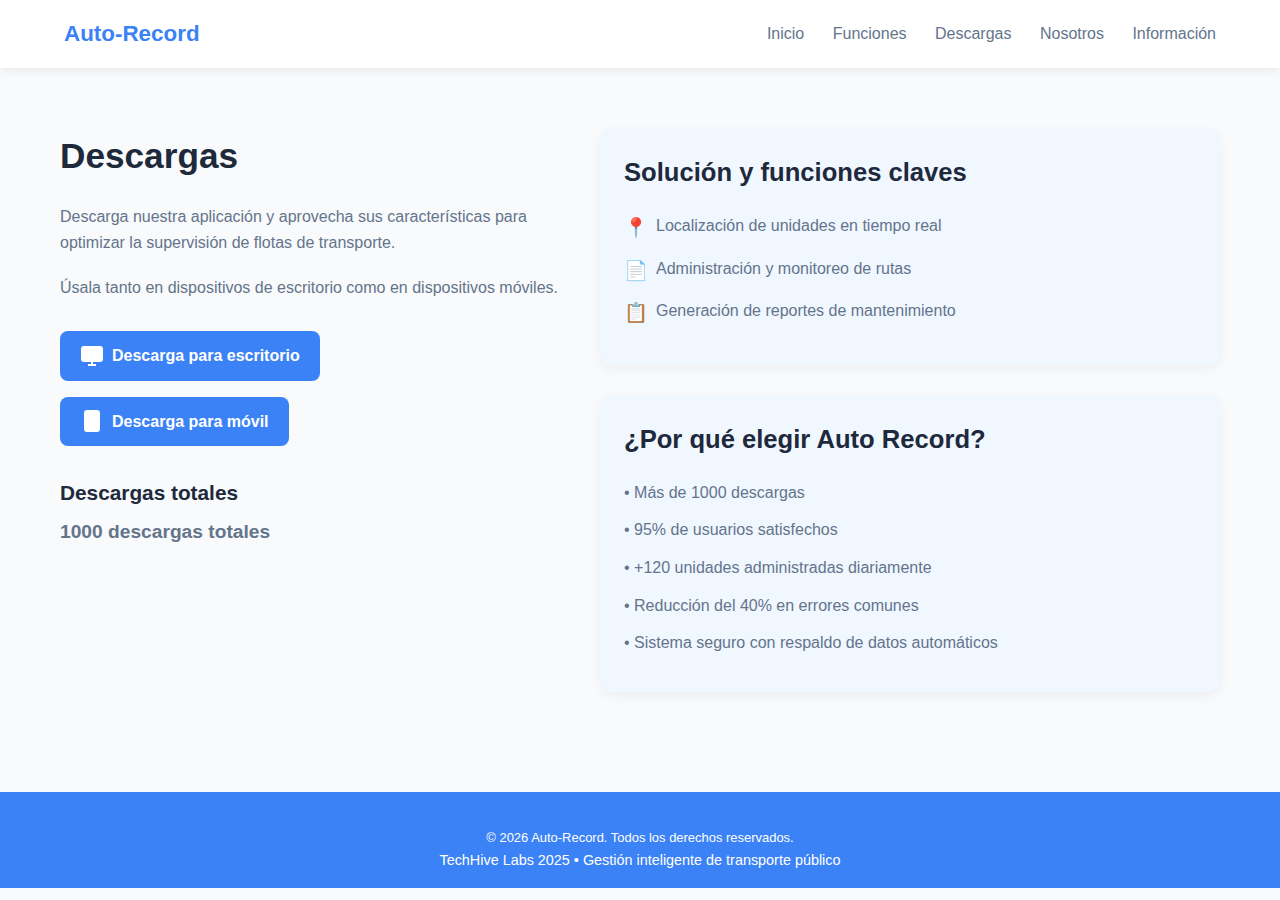
<file: Descargas.html>
<!DOCTYPE html>
<html lang="es">
<head>
    <meta charset="UTF-8">
    <title>Auto-Record - Descargas</title>
    <link rel="icon" type="image/x-icon" href="Favicons/google.ico">
    <link rel="stylesheet" href="styles3.css">
</head>
<body>

<!-- Menú superior -->
<header>
    <div class="logo">Auto-Record</div>
    <nav>
        <a href="index.html">Inicio</a>
        <a href="Funciones.html">Funciones</a>
        <a>Descargas</a>
        <a href="Nosotros.html">Nosotros</a>
        <a href="informacion.html">Información</a>
    </nav>
</header>

<main>
    <section class="download-section">
        <div class="content-left">
            <h1>Descargas</h1>
            <p>Descarga nuestra aplicación y aprovecha sus características para optimizar la supervisión de flotas de transporte.</p>
            <p>Úsala tanto en dispositivos de escritorio como en dispositivos móviles.</p>

            <div class="download-buttons">
                <a href="#" class="btn-download desktop">
                    <svg width="24" height="24" viewBox="0 0 24 24" fill="none" stroke="white" stroke-width="2">
                        <rect x="2" y="3" width="20" height="14" rx="2" ry="2"></rect>
                        <path d="M8 21h8"></path>
                        <path d="M12 17v4"></path>
                    </svg>
                    Descarga para escritorio
                </a>
                <a href="#" class="btn-download mobile">
                    <svg width="24" height="24" viewBox="0 0 24 24" fill="none" stroke="white" stroke-width="2">
                        <rect x="5" y="2" width="14" height="20" rx="2" ry="2"></rect>
                        <line x1="12" y1="18" x2="12" y2="18"></line>
                    </svg>
                    Descarga para móvil
                </a>
            </div>

            <div class="downloads-total">
                <h3>Descargas totales</h3>
                <p>1000 descargas totales</p>
            </div>
        </div>

        <div class="content-right">
            <div class="box">
                <h2>Solución y funciones claves</h2>
                <ul>
                    <li><span>📍</span> Localización de unidades en tiempo real</li>
                    <li><span>📄</span> Administración y monitoreo de rutas</li>
                    <li><span>📋</span> Generación de reportes de mantenimiento</li>
                </ul>
            </div>

            <div class="box">
                <h2>¿Por qué elegir Auto Record?</h2>
                <ul>
                    <li>• Más de 1000 descargas</li>
                    <li>• 95% de usuarios satisfechos</li>
                    <li>• +120 unidades administradas diariamente</li>
                    <li>• Reducción del 40% en errores comunes</li>
                    <li>• Sistema seguro con respaldo de datos automáticos</li>
                </ul>
            </div>
        </div>
    </section>
</main>

<footer>
    TechHive Labs 2025 • Gestión inteligente de transporte público
</footer>
    <!-- Al final, antes de </body> -->
    <script src="script2.js"></script>
</body>
</html>
</file>
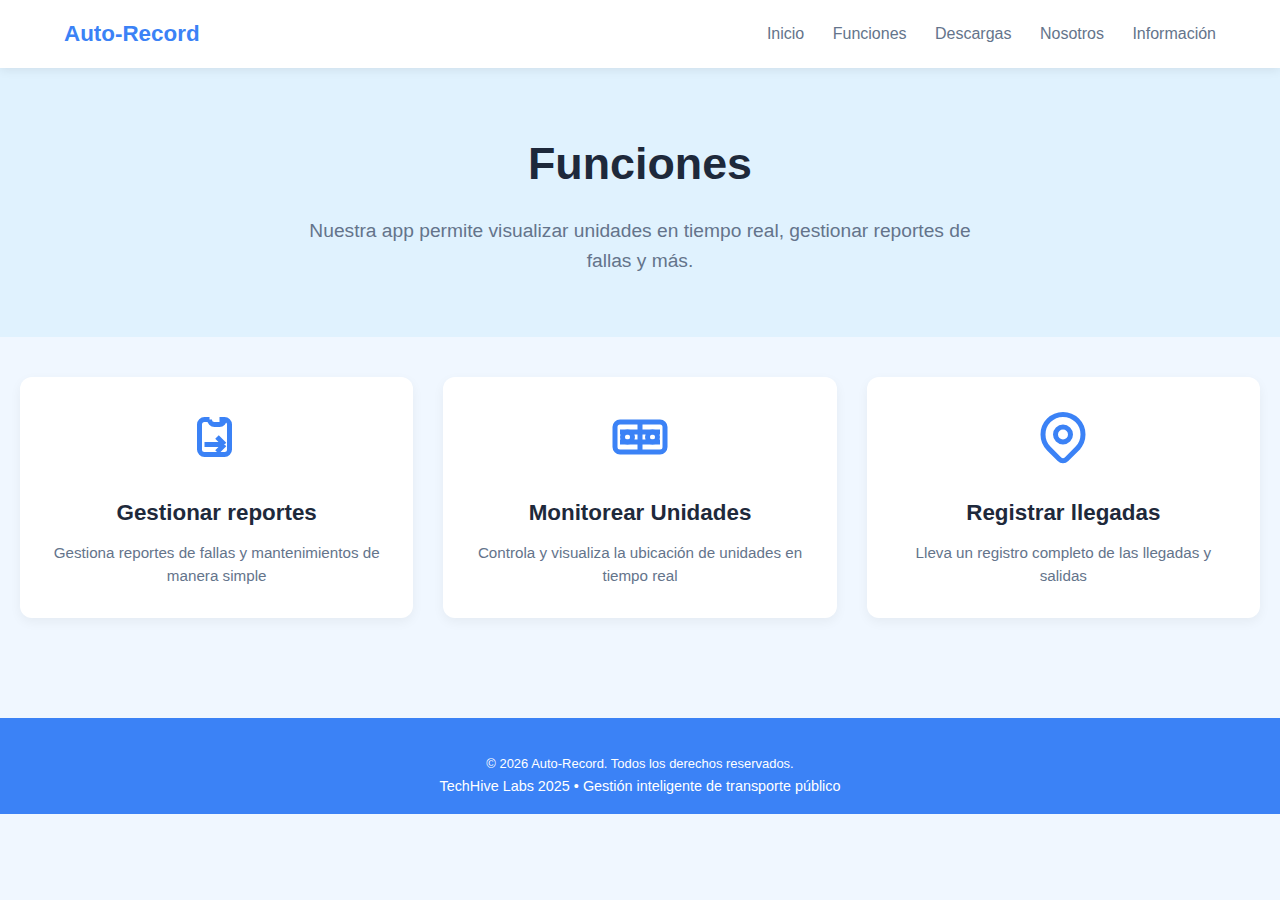
<file: Funciones.html>
<!DOCTYPE html>
<html lang="es">
<head>
    <meta charset="UTF-8">
    <title>Auto-Record - Funciones</title>
    <link rel="icon" type="image/x-icon" href="Favicons/google.ico">
    <link rel="stylesheet" href="styles4.css">
</head>
<body>

<!-- Menú superior -->
<header>
    <div class="logo">Auto-Record</div>
    <nav>
        <a href="index.html">Inicio</a>
        <a>Funciones</a>
        <a href="Descargas.html">Descargas</a>
        <a href="Nosotros.html">Nosotros</a>
        <a href="informacion.html">Información</a>
    </nav>
</header>

<main>
    <section class="hero">
        <h1>Funciones</h1>
        <p>Nuestra app permite visualizar unidades en tiempo real, gestionar reportes de fallas y más.</p>
    </section>

    <section class="features">
        <div class="feature-card">
            <div class="icon">
                <!-- Icono de reporte (simulado con SVG) -->
                <svg width="60" height="60" viewBox="0 0 24 24" fill="none" stroke="#3b82f6" stroke-width="2">
                    <path d="M9 5H7a2 2 0 00-2 2v10a2 2 0 002 2h8a2 2 0 002-2V7a2 2 0 00-2-2h-2M9 5a2 2 0 002 2h2a2 2 0 002-2M9 5a2 2 0 002 2h2a2 2 0 002-2m-3 7l3 3m0 0l-3 3m3-3H7"></path>
                </svg>
            </div>
            <h2>Gestionar reportes</h2>
            <p>Gestiona reportes de fallas y mantenimientos de manera simple</p>
        </div>

        <div class="feature-card">
            <div class="icon">
                <!-- Icono de autobús -->
                <svg width="60" height="60" viewBox="0 0 24 24" fill="none" stroke="#3b82f6" stroke-width="2">
                    <rect x="2" y="6" width="20" height="12" rx="2" ry="2"></rect>
                    <circle cx="7" cy="12" r="2"></circle>
                    <circle cx="17" cy="12" r="2"></circle>
                    <line x1="12" y1="6" x2="12" y2="18"></line>
                    <line x1="4" y1="10" x2="20" y2="10"></line>
                    <line x1="4" y1="14" x2="20" y2="14"></line>
                </svg>
            </div>
            <h2>Monitorear Unidades</h2>
            <p>Controla y visualiza la ubicación de unidades en tiempo real</p>
        </div>

        <div class="feature-card">
            <div class="icon">
                <!-- Icono de ubicación -->
                <svg width="60" height="60" viewBox="0 0 24 24" fill="none" stroke="#3b82f6" stroke-width="2">
                    <path d="M17.657 16.657L13.414 20.9a1.995 1.995 0 01-2.828 0l-4.244-4.244a8 8 0 1111.314 0z"></path>
                    <path d="M15 11a3 3 0 11-6 0 3 3 0 016 0z"></path>
                </svg>
            </div>
            <h2>Registrar llegadas</h2>
            <p>Lleva un registro completo de las llegadas y salidas</p>
        </div>
    </section>
</main>

<footer>
    TechHive Labs 2025 • Gestión inteligente de transporte público
</footer>
    <!-- Al final, antes de </body> -->
    <script src="script2.js"></script>
</body>
</html>
</file>
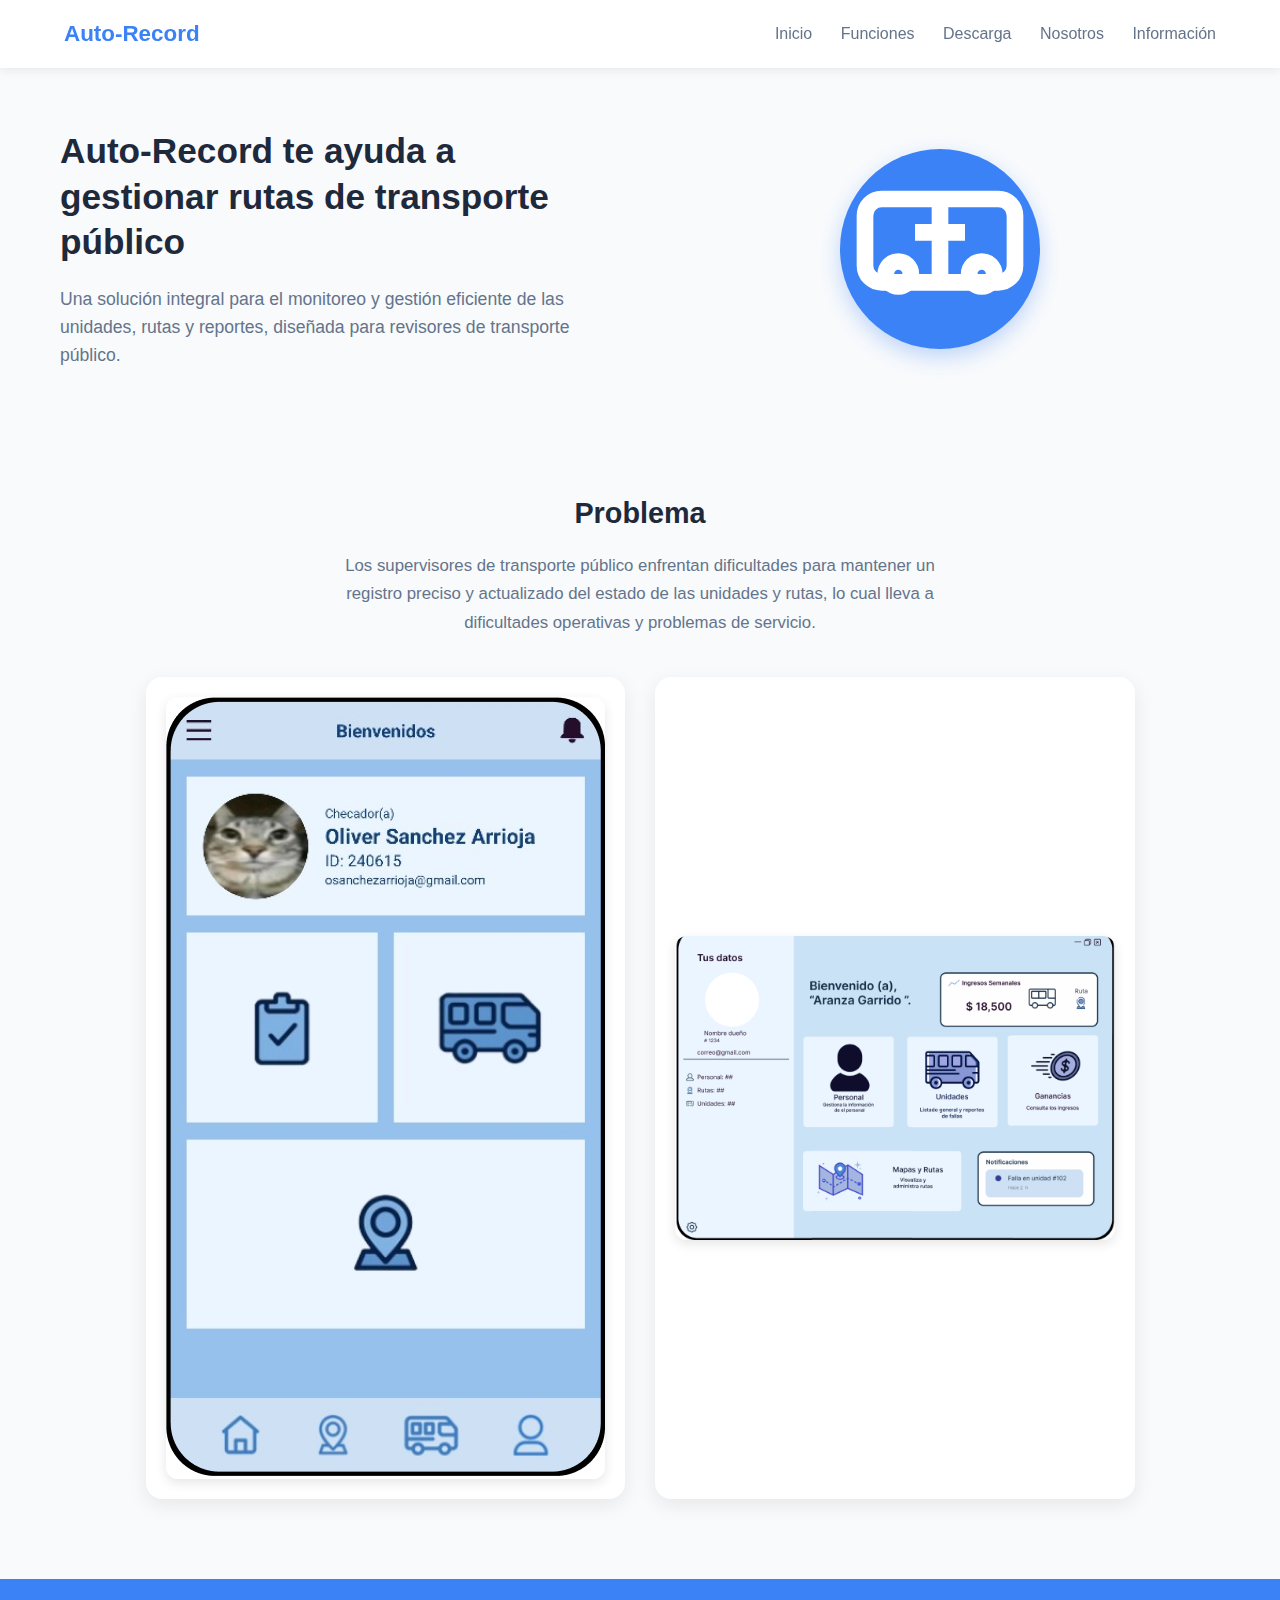
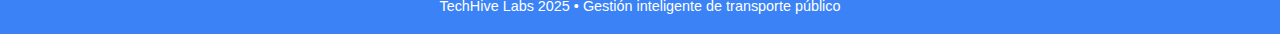
<file: informacion.html>
<!DOCTYPE html>
<html lang="es">
<head>
    <meta charset="UTF-8">
    <title>Auto-Record - Información</title>
    <link rel="stylesheet" href="styles6.css">
    <link rel="icon" type="image/x-icon" href="Favicons/google.ico">
</head>
<body>

<!-- MENÚ SUPERIOR -->
<header>
    <div class="logo">Auto-Record</div>
    <nav>
        <a href="index.html">Inicio</a>
        <a href="Funciones.html">Funciones</a>
        <a href="Descargas.html">Descarga</a>
        <a href="Nosotros.html">Nosotros</a>
        <a>Información</a>
    </nav>
</header>

<main>
    <!-- HERO SECTION -->
    <section class="hero">
        <div class="hero-content">
            <h1>Auto-Record te ayuda a gestionar rutas de transporte público</h1>
            <p>Una solución integral para el monitoreo y gestión eficiente de las unidades, rutas y reportes, diseñada para revisores de transporte público.</p>
        </div>
        <div class="hero-image">
            <div class="truck-icon">
                <svg width="200" height="200" viewBox="0 0 24 24" fill="none" stroke="#ffffff" stroke-width="2">
                    <rect x="3" y="6" width="18" height="10" rx="2" ry="2"></rect>
                    <circle cx="7" cy="15" r="1.5"></circle>
                    <circle cx="17" cy="15" r="1.5"></circle>
                    <line x1="9" y1="10" x2="15" y2="10"></line>
                    <line x1="12" y1="6" x2="12" y2="16"></line>
                </svg>
            </div>
        </div>
    </section>

    <!-- PROBLEMA + IMÁGENES DE MOCKUPS -->
    <section class="problem-section">
        <div class="problem-text">
            <h2>Problema</h2>
            <p>Los supervisores de transporte público enfrentan dificultades para mantener un registro preciso y actualizado del estado de las unidades y rutas, lo cual lleva a dificultades operativas y problemas de servicio.</p>
        </div>

        <div class="mockups">
            <!-- IMAGEN 1: Captura del móvil (captura1.png) -->
            <div class="mockup mobile">
                <img src="Imagenes/Captura1.png" alt="Captura de pantalla del móvil" class="mockup-image">
            </div>

            <!-- IMAGEN 2: Captura de la tablet/desktop (captura2.png) -->
            <div class="mockup tablet">
                <img src="Imagenes/Captura2.png" alt="Captura de pantalla de la tablet/desktop" class="mockup-image">
            </div>
        </div>
    </section>
</main>

<footer>
    TechHive Labs 2025 • Gestión inteligente de transporte público
</footer>

</body>
</html>
</file>
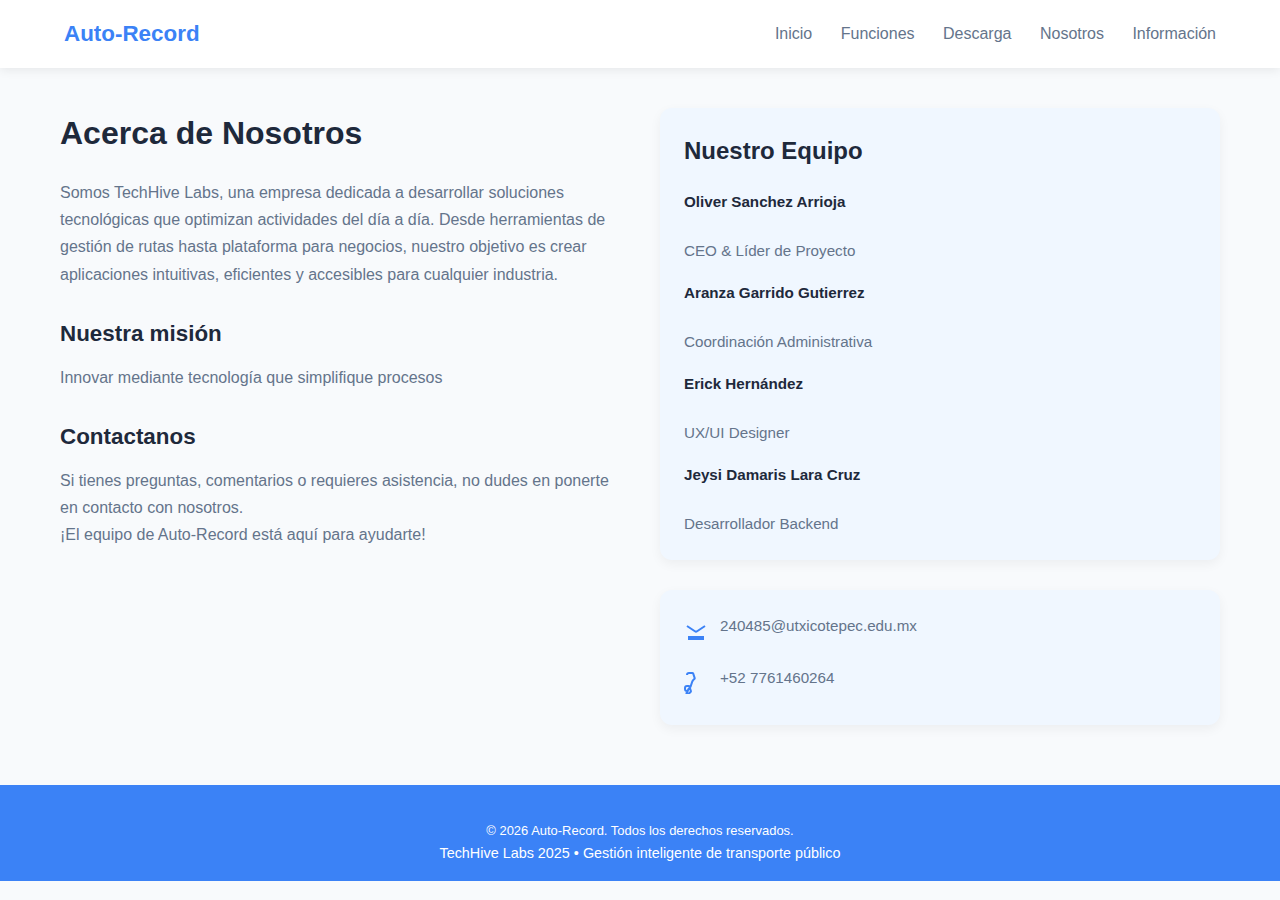
<file: Nosotros.html>
<!DOCTYPE html>
<html lang="es">
<head>
    <meta charset="UTF-8">
    <title>Auto-Record - Nosotros</title>
    <link rel="stylesheet" href="styles7.css">
    <link rel="icon" type="image/x-icon" href="Favicons/google.ico">
</head>
<body>
<!-- Menú superior -->
<header>
    <div class="logo">Auto-Record</div>
    <nav>
        <a href="index.html">Inicio</a>
        <a href="Funciones.html">Funciones</a>
        <a href="Descargas.html">Descarga</a>
        <a>Nosotros</a>
        <a href="informacion.html">Información</a>
    </nav>
</header>

<main>
    <section class="about-section">
        <div class="content-left">
            <h2>Acerca de Nosotros</h2>
            <p>Somos TechHive Labs, una empresa dedicada a desarrollar soluciones tecnológicas que optimizan actividades del día a día. Desde herramientas de gestión de rutas hasta plataforma para negocios, nuestro objetivo es crear aplicaciones intuitivas, eficientes y accesibles para cualquier industria.</p>
            <h3>Nuestra misión</h3>
            <p>Innovar mediante tecnología que simplifique procesos</p>
            <h3>Contactanos</h3>
            <p>Si tienes preguntas, comentarios o requieres asistencia, no dudes en ponerte en contacto con nosotros.<br>
            ¡El equipo de Auto-Record está aquí para ayudarte!</p>
        </div>
        <div class="content-right">
            <div class="team-box">
                <h2>Nuestro Equipo</h2>
                <div class="team-member">   
                    <div class="info">
                        <strong>Oliver Sanchez Arrioja</strong><br>
                        CEO & Líder de Proyecto
                    </div>
                </div>
                <div class="team-member">
                    <div class="info">
                        <strong>Aranza Garrido Gutierrez</strong><br>
                        Coordinación Administrativa
                    </div>
                </div>
                <div class="team-member">
                    <div class="info">
                        <strong>Erick Hernández</strong><br>
                        UX/UI Designer
                    </div>
                </div>
                <div class="team-member">
                    <div class="info">
                        <strong>Jeysi Damaris Lara Cruz</strong><br>
                        Desarrollador Backend
                    </div>
                </div>
            </div>
            <div class="contact-box">
                <div class="contact-item">
                    <div class="icon">
                        <svg width="24" height="24" viewBox="0 0 24 24" fill="none" stroke="#3b82f6" stroke-width="2">
                            <path d="M3 8l7.89 5.26a2 2 0 002.22 0L21 8M5 19h14v2H5v-2z"></path>
                            <path d="M7 19h10v2H7v-2z"></path>
                        </svg>
                    </div>
                    <div class="text">240485@utxicotepec.edu.mx</div>
                </div>
                <div class="contact-item">
                    <div class="icon">
                        <svg width="24" height="24" viewBox="0 0 24 24" fill="none" stroke="#3b82f6" stroke-width="2">
                            <path d="M3 5a2 2 0 012-2h3.28a1 1 0 01.948.684l1.498 4.493a1 1 0 01-.502.968l-1.5 1.5a1 1 0 01-.502.968l-1.498 4.493a1 1 0 01-.502.968l-1.5 1.5a1 1 0 01-.502.968l-1.498 4.493a1 1 0 01-.502.968L3 21a2 2 0 01-2-2v-1a2 2 0 012-2h1.5a1 1 0 01.948.684l1.498 4.493a1 1 0 01-.502.968l-1.5 1.5a1 1 0 01-.502.968l-1.498 4.493a1 1 0 01-.502.968L3 21a2 2 0 01-2-2v-1a2 2 0 012-2h1.5a1 1 0 01.948.684l1.498 4.493a1 1 0 01-.502.968l-1.5 1.5a1 1 0 01-.502.968l-1.498 4.493a1 1 0 01-.502.968L3 21a2 2 0 01-2-2v-1a2 2 0 012-2h1"></path>
                            <line x1="8" y1="6" x2="8" y2="6"></line>
                        </svg>
                    </div>
                    <div class="text">+52 7761460264</div>
                </div>
            </div>
        </div>
    </section>
</main>

<footer>
    TechHive Labs 2025 • Gestión inteligente de transporte público
</footer>
    <!-- Al final, antes de </body> -->
    <script src="script2.js"></script>
</body>
</html>
</file>
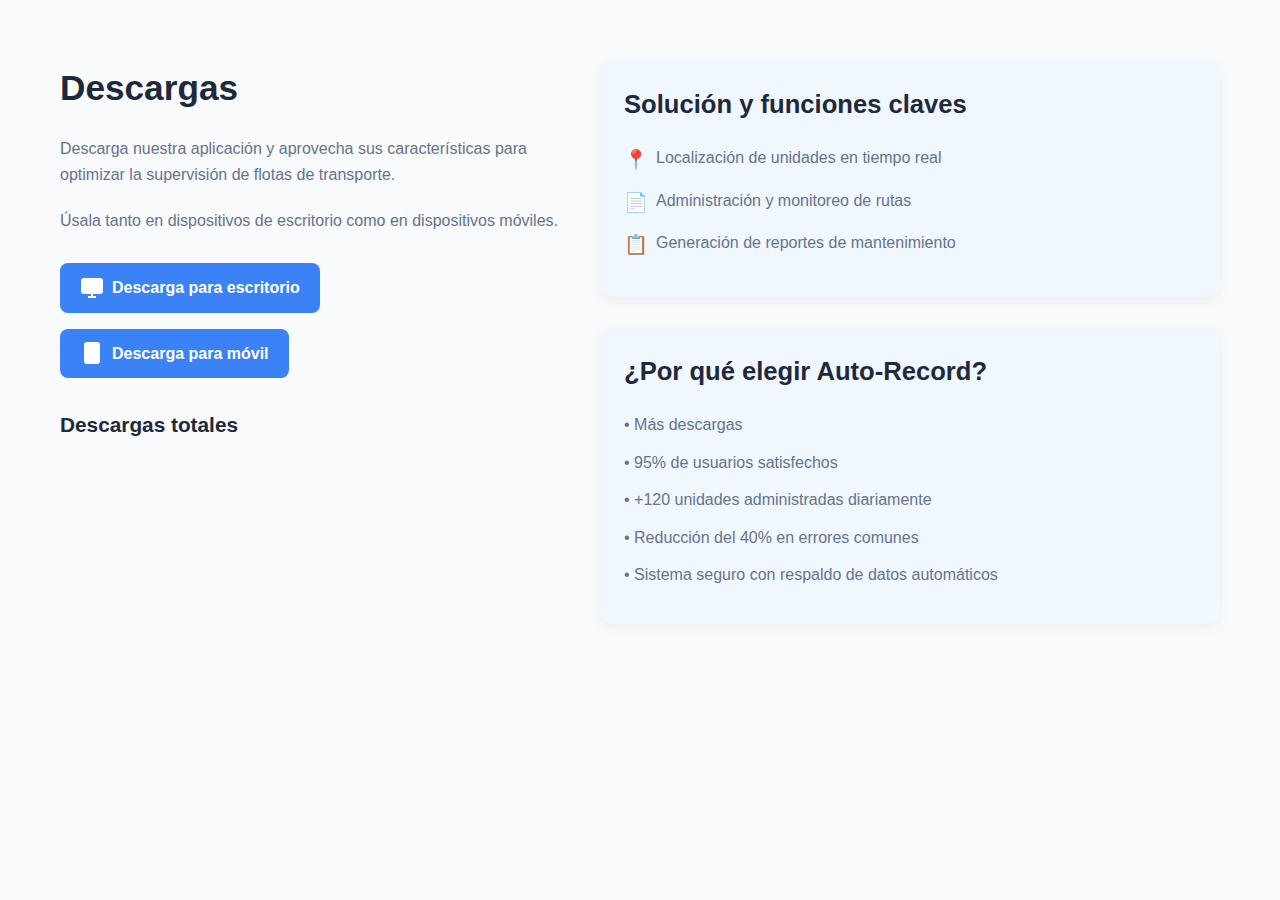
<file: Frontend/Descargas.html>
<!DOCTYPE html>
<html lang="es">
<head>
    <meta charset="UTF-8">
    <title>Auto-Record - Descargas</title>
    <link rel="icon" type="image/x-icon" href="Favicons/google.ico">
    <link rel="stylesheet" href="styles3.css">
</head>
<body>
<main>
    <section class="download-section">
        <div class="content-left">
            <h1>Descargas</h1>
            <p>Descarga nuestra aplicación y aprovecha sus características para optimizar la supervisión de flotas de transporte.</p>
            <p>Úsala tanto en dispositivos de escritorio como en dispositivos móviles.</p>

            <div class="download-buttons">
                <a href="#" class="btn-download desktop" data-tipo="escritorio">
                    <svg width="24" height="24" viewBox="0 0 24 24" fill="none" stroke="white" stroke-width="2">
                        <rect x="2" y="3" width="20" height="14" rx="2" ry="2"></rect>
                        <path d="M8 21h8"></path>
                        <path d="M12 17v4"></path>
                    </svg>
                    Descarga para escritorio
                </a>
                <a href="#" class="btn-download mobile" data-tipo="movil">
                    <svg width="24" height="24" viewBox="0 0 24 24" fill="none" stroke="white" stroke-width="2">
                        <rect x="5" y="2" width="14" height="20" rx="2" ry="2"></rect>
                        <line x1="12" y1="18" x2="12" y2="18"></line>
                    </svg>
                    Descarga para móvil
                </a>
            </div>

            <div class="downloads-total">
                <h3>Descargas totales</h3>
            </div>
        </div>

        <div class="content-right">
            <div class="box">
                <h2>Solución y funciones claves</h2>
                <ul>
                    <li><span>📍</span> Localización de unidades en tiempo real</li>
                    <li><span>📄</span> Administración y monitoreo de rutas</li>
                    <li><span>📋</span> Generación de reportes de mantenimiento</li>
                </ul>
            </div>
            <div class="box">
                <h2>¿Por qué elegir Auto-Record?</h2>
                <ul>
                    <li>• Más descargas</li>
                    <li>• 95% de usuarios satisfechos</li>
                    <li>• +120 unidades administradas diariamente</li>
                    <li>• Reducción del 40% en errores comunes</li>
                    <li>• Sistema seguro con respaldo de datos automáticos</li>
                </ul>
            </div>
        </div>
    </section>
</main>
<script>
// Simular descarga con ícono animado
document.querySelectorAll('.btn-download').forEach(btn => {
    btn.addEventListener('click', function(e) {
        e.preventDefault();
        const tipo = this.dataset.tipo;

        // Enviar solicitud para registrar la descarga
        fetch('registrar_descarga.php', {
            method: 'POST',
            headers: { 'Content-Type': 'application/json' },
            body: JSON.stringify({ tipo: tipo })
        })
        .then(response => response.json())
        .then(data => {
            if (data.success) {
                // Mostrar ícono de "instalación"
                alert("✅ ¡La descarga ha comenzado!\n\nInstalando Auto-Record...");
                // Aquí podrías mostrar un ícono animado (ej. con un GIF o animación CSS)
                location.reload(); // Recargar para actualizar el contador
            }
        })
        .catch(err => {
            alert("⚠️ Error al iniciar la descarga. Inténtalo más tarde.");
        });
    });
});
</script>

</body>
</html>
</file>
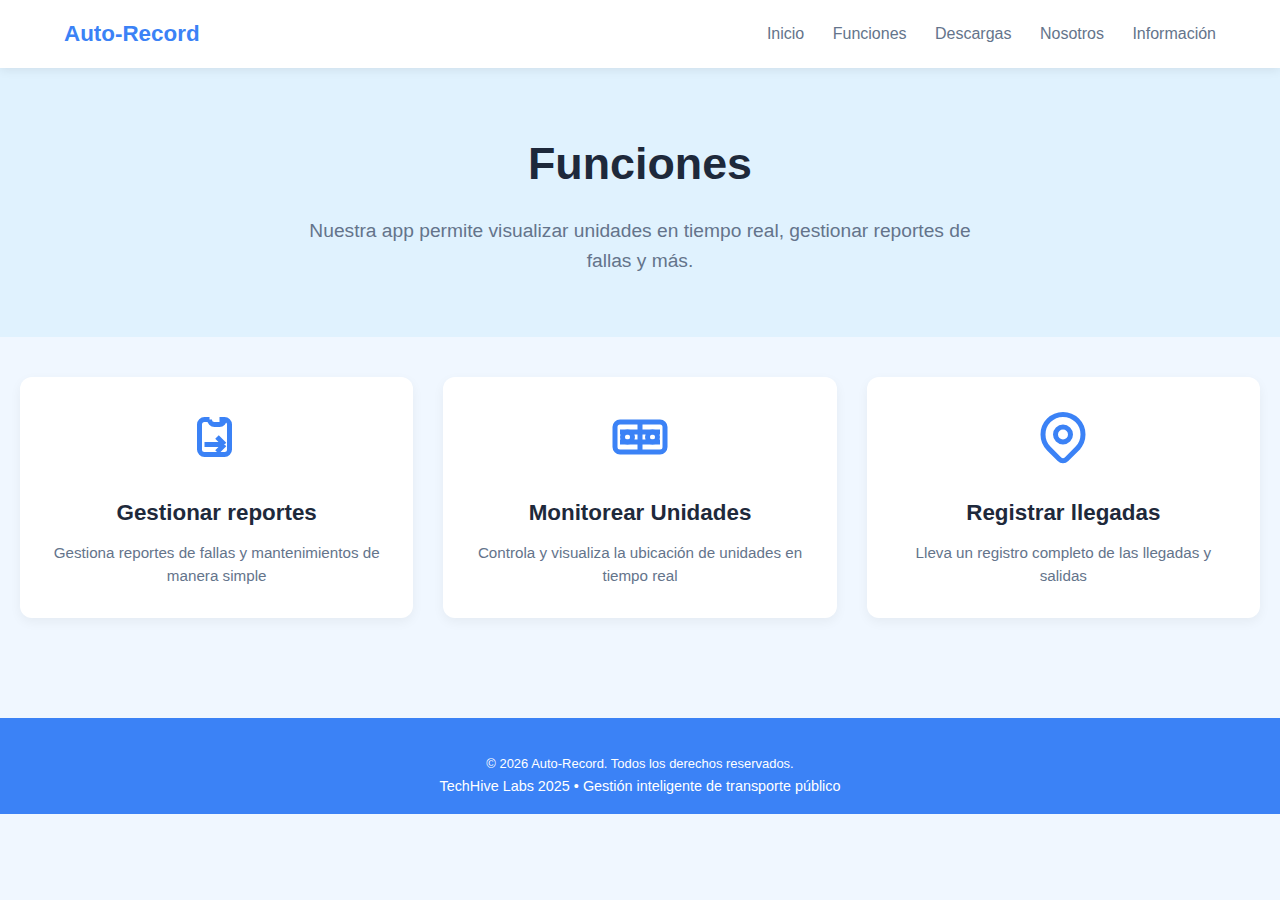
<file: Frontend/Funciones.html>
<!DOCTYPE html>
<html lang="es">
<head>
    <meta charset="UTF-8">
    <title>Auto-Record - Funciones</title>
    <link rel="icon" type="image/x-icon" href="Favicons/google.ico">
    <link rel="stylesheet" href="styles4.css">
</head>
<body>

<!-- Menú superior -->
<header>
    <div class="logo">Auto-Record</div>
    <nav>
        <a href="index.html">Inicio</a>
        <a>Funciones</a>
        <a href="Descargas.html">Descargas</a>
        <a href="Nosotros.html">Nosotros</a>
        <a href="informacion.html">Información</a>
    </nav>
</header>
<main>
    <section class="hero">
        <h1>Funciones</h1>
        <p>Nuestra app permite visualizar unidades en tiempo real, gestionar reportes de fallas y más.</p>
    </section>

    <section class="features">
        <div class="feature-card">
            <div class="icon">
                <!-- Icono de reporte (simulado con SVG) -->
                <svg width="60" height="60" viewBox="0 0 24 24" fill="none" stroke="#3b82f6" stroke-width="2">
                    <path d="M9 5H7a2 2 0 00-2 2v10a2 2 0 002 2h8a2 2 0 002-2V7a2 2 0 00-2-2h-2M9 5a2 2 0 002 2h2a2 2 0 002-2M9 5a2 2 0 002 2h2a2 2 0 002-2m-3 7l3 3m0 0l-3 3m3-3H7"></path>
                </svg>
            </div>
            <h2>Gestionar reportes</h2>
            <p>Gestiona reportes de fallas y mantenimientos de manera simple</p>
        </div>

        <div class="feature-card">
            <div class="icon">
                <!-- Icono de autobús -->
                <svg width="60" height="60" viewBox="0 0 24 24" fill="none" stroke="#3b82f6" stroke-width="2">
                    <rect x="2" y="6" width="20" height="12" rx="2" ry="2"></rect>
                    <circle cx="7" cy="12" r="2"></circle>
                    <circle cx="17" cy="12" r="2"></circle>
                    <line x1="12" y1="6" x2="12" y2="18"></line>
                    <line x1="4" y1="10" x2="20" y2="10"></line>
                    <line x1="4" y1="14" x2="20" y2="14"></line>
                </svg>
            </div>
            <h2>Monitorear Unidades</h2>
            <p>Controla y visualiza la ubicación de unidades en tiempo real</p>
        </div>

        <div class="feature-card">
            <div class="icon">
                <!-- Icono de ubicación -->
                <svg width="60" height="60" viewBox="0 0 24 24" fill="none" stroke="#3b82f6" stroke-width="2">
                    <path d="M17.657 16.657L13.414 20.9a1.995 1.995 0 01-2.828 0l-4.244-4.244a8 8 0 1111.314 0z"></path>
                    <path d="M15 11a3 3 0 11-6 0 3 3 0 016 0z"></path>
                </svg>
            </div>
            <h2>Registrar llegadas</h2>
            <p>Lleva un registro completo de las llegadas y salidas</p>
        </div>
    </section>
</main>
<footer>
    TechHive Labs 2025 • Gestión inteligente de transporte público
</footer>
    <!-- Al final, antes de </body> -->
    <script src="script2.js"></script>
</body>
</html>
</file>
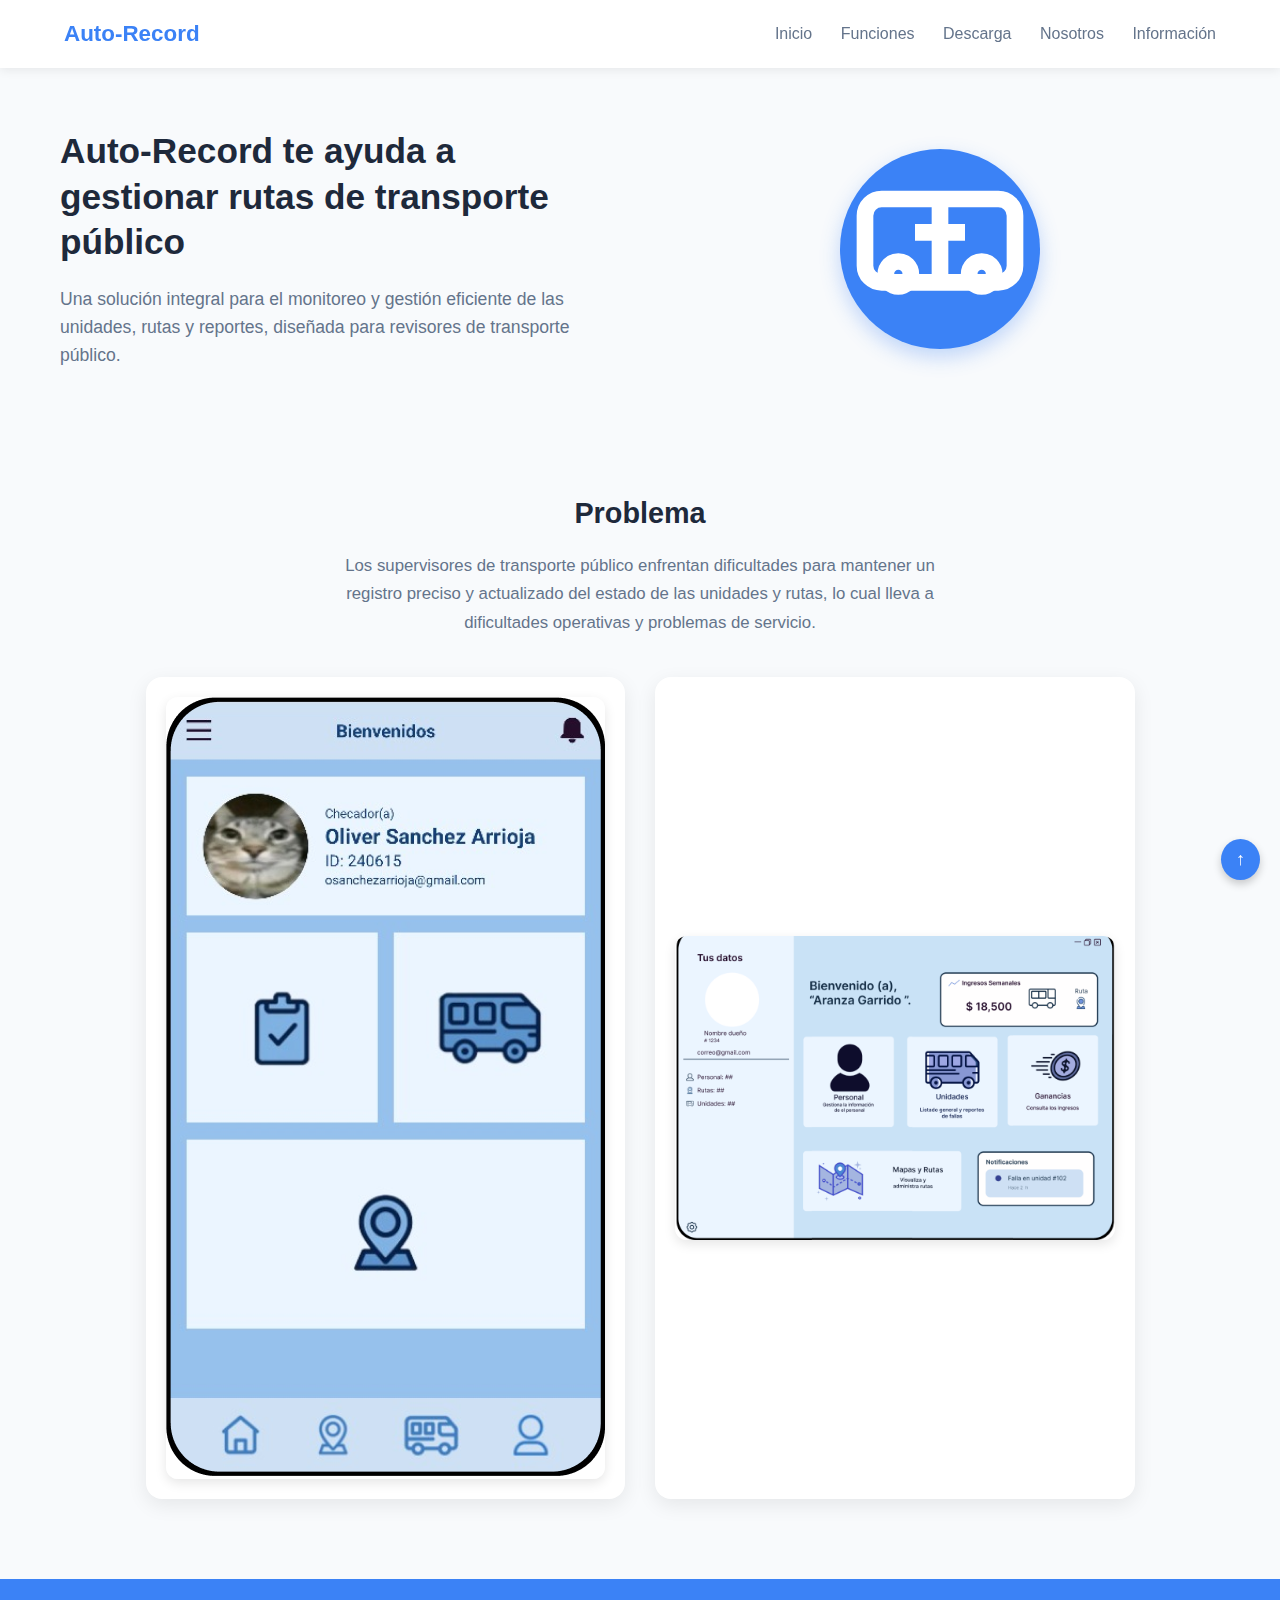
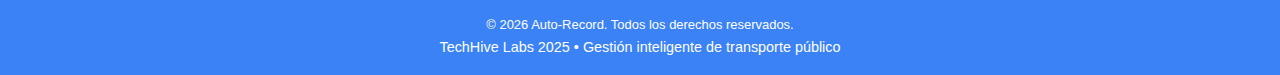
<file: Frontend/informacion.html>
<!DOCTYPE html>
<html lang="es">
<head>
    <meta charset="UTF-8">
    <title>Auto-Record - Información</title>
    <link rel="stylesheet" href="styles6.css">
    <link rel="icon" type="image/x-icon" href="Favicons/google.ico">
</head>
<body>

<!-- MENÚ SUPERIOR -->
<header>
    <div class="logo">Auto-Record</div>
    <nav>
        <a href="index.html">Inicio</a>
        <a href="Funciones.html">Funciones</a>
        <a href="Descargas.html">Descarga</a>
        <a href="Nosotros.html">Nosotros</a>
        <a>Información</a>
    </nav>
</header>
<main>
    <!-- HERO SECTION -->
    <section class="hero">
        <div class="hero-content">
            <h1>Auto-Record te ayuda a gestionar rutas de transporte público</h1>
            <p>Una solución integral para el monitoreo y gestión eficiente de las unidades, rutas y reportes, diseñada para revisores de transporte público.</p>
        </div>
        <div class="hero-image">
            <div class="truck-icon">
                <svg width="200" height="200" viewBox="0 0 24 24" fill="none" stroke="#ffffff" stroke-width="2">
                    <rect x="3" y="6" width="18" height="10" rx="2" ry="2"></rect>
                    <circle cx="7" cy="15" r="1.5"></circle>
                    <circle cx="17" cy="15" r="1.5"></circle>
                    <line x1="9" y1="10" x2="15" y2="10"></line>
                    <line x1="12" y1="6" x2="12" y2="16"></line>
                </svg>
            </div>
        </div>
    </section>

    <!-- PROBLEMA + IMÁGENES DE MOCKUPS -->
    <section class="problem-section">
        <div class="problem-text">
            <h2>Problema</h2>
            <p>Los supervisores de transporte público enfrentan dificultades para mantener un registro preciso y actualizado del estado de las unidades y rutas, lo cual lleva a dificultades operativas y problemas de servicio.</p>
        </div>

        <div class="mockups">
            <!-- IMAGEN 1: Captura del móvil (captura1.png) -->
            <div class="mockup mobile">
                <img src="Imagenes2/Captura1.png" alt="Captura de pantalla del móvil" class="mockup-image">
            </div>

            <!-- IMAGEN 2: Captura de la tablet/desktop (captura2.png) -->
            <div class="mockup tablet">
                <img src="Imagenes2/Captura2.png" alt="Captura de pantalla de la tablet/desktop" class="mockup-image">
            </div>
        </div>
    </section>
</main>
<footer>
    TechHive Labs 2025 • Gestión inteligente de transporte público
</footer>
    <!-- Al final, antes de </body> -->
    <script src="script2.js"></script>
</body>
</html>
</file>
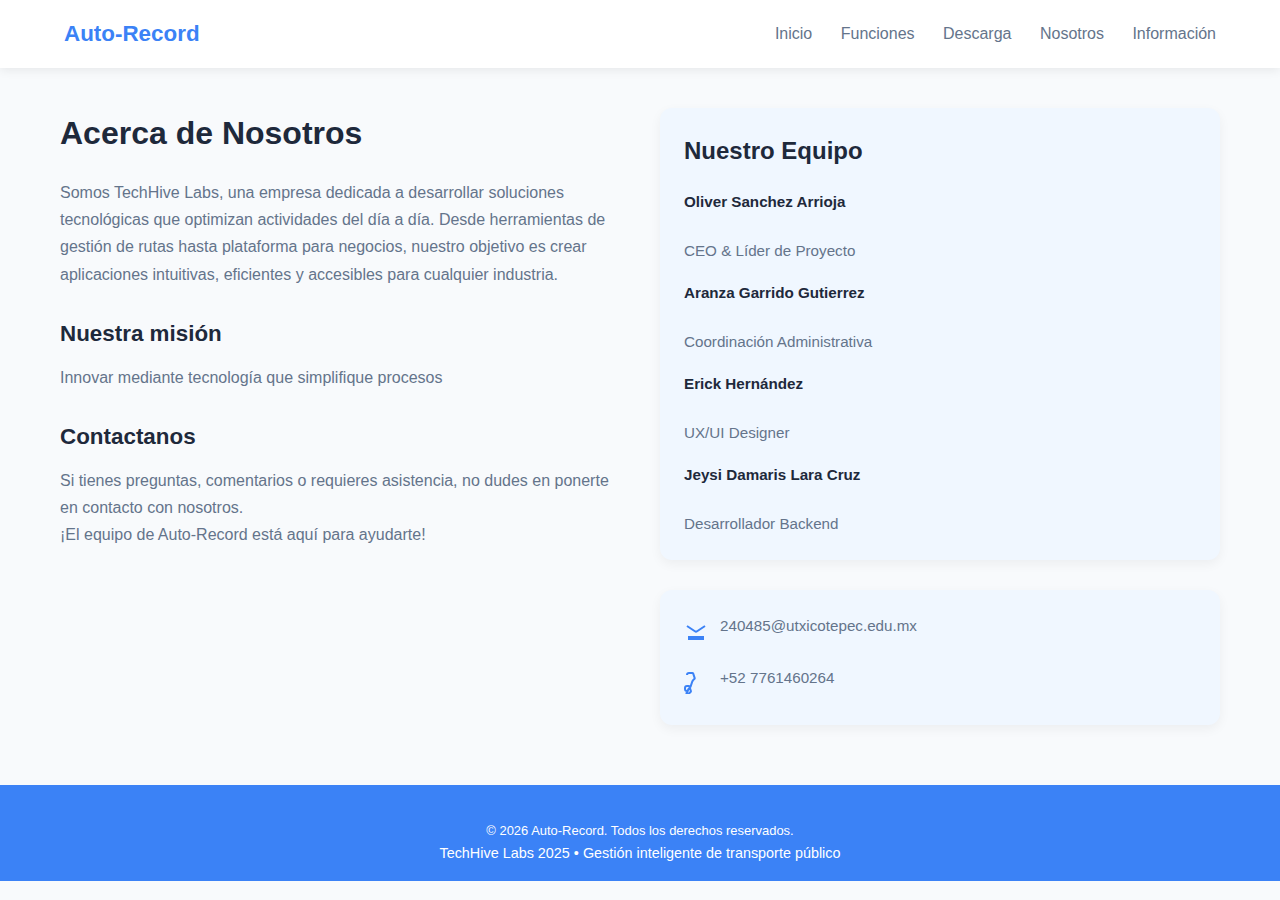
<file: Frontend/Nosotros.html>
<!DOCTYPE html>
<html lang="es">
<head>
    <meta charset="UTF-8">
    <title>Auto-Record - Nosotros</title>
    <link rel="stylesheet" href="styles7.css">
    <link rel="icon" type="image/x-icon" href="Favicons/google.ico">
</head>
<body>
<!-- Menú superior -->
<header>
    <div class="logo">Auto-Record</div>
    <nav>
        <a href="index.html">Inicio</a>
        <a href="Funciones.html">Funciones</a>
        <a href="Descargas.html">Descarga</a>
        <a>Nosotros</a>
        <a href="informacion.html">Información</a>
    </nav>
</header>
<main>
    <section class="about-section">
        <div class="content-left">
            <h2>Acerca de Nosotros</h2>
            <p>Somos TechHive Labs, una empresa dedicada a desarrollar soluciones tecnológicas que optimizan actividades del día a día. Desde herramientas de gestión de rutas hasta plataforma para negocios, nuestro objetivo es crear aplicaciones intuitivas, eficientes y accesibles para cualquier industria.</p>
            <h3>Nuestra misión</h3>
            <p>Innovar mediante tecnología que simplifique procesos</p>
            <h3>Contactanos</h3>
            <p>Si tienes preguntas, comentarios o requieres asistencia, no dudes en ponerte en contacto con nosotros.<br>
            ¡El equipo de Auto-Record está aquí para ayudarte!</p>
        </div>
        <div class="content-right">
            <div class="team-box">
                <h2>Nuestro Equipo</h2>
                <div class="team-member">   
                    <div class="info">
                        <strong>Oliver Sanchez Arrioja</strong><br>
                        CEO & Líder de Proyecto
                    </div>
                </div>
                <div class="team-member">
                    <div class="info">
                        <strong>Aranza Garrido Gutierrez</strong><br>
                        Coordinación Administrativa
                    </div>
                </div>
                <div class="team-member">
                    <div class="info">
                        <strong>Erick Hernández</strong><br>
                        UX/UI Designer
                    </div>
                </div>
                <div class="team-member">
                    <div class="info">
                        <strong>Jeysi Damaris Lara Cruz</strong><br>
                        Desarrollador Backend
                    </div>
                </div>
            </div>
            <div class="contact-box">
                <div class="contact-item">
                    <div class="icon">
                        <svg width="24" height="24" viewBox="0 0 24 24" fill="none" stroke="#3b82f6" stroke-width="2">
                            <path d="M3 8l7.89 5.26a2 2 0 002.22 0L21 8M5 19h14v2H5v-2z"></path>
                            <path d="M7 19h10v2H7v-2z"></path>
                        </svg>
                    </div>
                    <div class="text">240485@utxicotepec.edu.mx</div>
                </div>
                <div class="contact-item">
                    <div class="icon">
                        <svg width="24" height="24" viewBox="0 0 24 24" fill="none" stroke="#3b82f6" stroke-width="2">
                            <path d="M3 5a2 2 0 012-2h3.28a1 1 0 01.948.684l1.498 4.493a1 1 0 01-.502.968l-1.5 1.5a1 1 0 01-.502.968l-1.498 4.493a1 1 0 01-.502.968l-1.5 1.5a1 1 0 01-.502.968l-1.498 4.493a1 1 0 01-.502.968L3 21a2 2 0 01-2-2v-1a2 2 0 012-2h1.5a1 1 0 01.948.684l1.498 4.493a1 1 0 01-.502.968l-1.5 1.5a1 1 0 01-.502.968l-1.498 4.493a1 1 0 01-.502.968L3 21a2 2 0 01-2-2v-1a2 2 0 012-2h1.5a1 1 0 01.948.684l1.498 4.493a1 1 0 01-.502.968l-1.5 1.5a1 1 0 01-.502.968l-1.498 4.493a1 1 0 01-.502.968L3 21a2 2 0 01-2-2v-1a2 2 0 012-2h1"></path>
                            <line x1="8" y1="6" x2="8" y2="6"></line>
                        </svg>
                    </div>
                    <div class="text">+52 7761460264</div>
                </div>
            </div>
        </div>
    </section>
</main>
<footer>
    TechHive Labs 2025 • Gestión inteligente de transporte público
</footer>
    <!-- Al final, antes de </body> -->
    <script src="script2.js"></script>
</body>
</html>
</file>
<file: styles3.css>
/* ===== RESET Y VARIABLES ===== */
* {
    margin: 0;
    padding: 0;
    box-sizing: border-box;
}

:root {
    --primary: #3b82f6;
    --primary-dark: #2563eb;
    --light-blue: #dbeafe;
    --dark-blue: #1e293b;
    --gray: #64748b;
    --white: #ffffff;
    --footer-bg: #3b82f6;
    --footer-text: #ffffff;
    --box-bg: #f0f7ff;
}

body {
    font-family: 'Segoe UI', Tahoma, Geneva, Verdana, sans-serif;
    background-color: #f8fafc;
    color: var(--dark-blue);
    line-height: 1.6;
}

/* ===== HEADER ===== */
header {
    background: white;
    padding: 16px 5%;
    display: flex;
    justify-content: space-between;
    align-items: center;
    box-shadow: 0 2px 10px rgba(0,0,0,0.08);
    position: sticky;
    top: 0;
    z-index: 100;
}

.logo {
    font-weight: bold;
    font-size: 1.4em;
    color: var(--primary);
}

header nav a {
    text-decoration: none;
    color: var(--gray);
    margin-left: 24px;
    font-weight: 500;
    position: relative;
    transition: color 0.25s ease;
}

header nav a:hover {
    color: var(--primary);
}

header nav a::after {
    content: '';
    position: absolute;
    bottom: 2px;
    left: 0;
    width: 0;
    height: 2px;
    background: var(--primary);
    transition: width 0.3s ease;
}

header nav a:hover::after {
    width: 100%;
}

/* ===== DESCARGAS ===== */
.download-section {
    display: flex;
    gap: 40px;
    padding: 60px 20px;
    max-width: 1200px;
    margin: 0 auto;
    align-items: flex-start;
}

.content-left {
    flex: 1;
    max-width: 500px;
}

.content-left h1 {
    font-size: 2.2em;
    margin-bottom: 20px;
    color: var(--dark-blue);
}

.content-left p {
    margin-bottom: 20px;
    color: var(--gray);
    line-height: 1.6;
}

.download-buttons {
    display: flex;
    gap: 16px;
    margin: 30px 0;
    flex-wrap: wrap;
}

.btn-download {
    display: flex;
    align-items: center;
    gap: 8px;
    background: var(--primary);
    color: white;
    text-decoration: none;
    padding: 12px 20px;
    border-radius: 8px;
    font-weight: 600;
    transition: background 0.3s ease, transform 0.2s ease;
}

.btn-download:hover {
    background: var(--primary-dark);
    transform: translateY(-2px);
}

.btn-download svg {
    width: 24px;
    height: 24px;
}

.desktop svg {
    fill: white;
}

.mobile svg {
    fill: white;
}

.downloads-total {
    margin-top: 30px;
}

.downloads-total h3 {
    font-size: 1.3em;
    margin-bottom: 8px;
    color: var(--dark-blue);
}

.downloads-total p {
    font-size: 1.2em;
    color: var(--gray);
    font-weight: bold;
}

/* ===== CONTENIDO DERECHA ===== */
.content-right {
    flex: 1;
    display: flex;
    flex-direction: column;
    gap: 30px;
}

.box {
    background: var(--box-bg);
    padding: 24px;
    border-radius: 12px;
    box-shadow: 0 4px 12px rgba(0,0,0,0.05);
    transition: transform 0.3s ease;
}

.box:hover {
    transform: translateY(-4px);
}

.box h2 {
    font-size: 1.6em;
    margin-bottom: 20px;
    color: var(--dark-blue);
}

.box ul {
    list-style: none;
    padding-left: 0;
}

.box li {
    margin-bottom: 12px;
    color: var(--gray);
    display: flex;
    align-items: flex-start;
    gap: 8px;
}

.box li span {
    font-size: 1.2em;
    color: var(--primary);
}

/* ===== FOOTER ===== */
footer {
    background: var(--footer-bg);
    color: var(--footer-text);
    text-align: center;
    padding: 16px;
    font-size: 0.9em;
    margin-top: 40px;
}

/* ===== RESPONSIVE ===== */
@media (max-width: 768px) {
    .download-section {
        flex-direction: column;
        padding: 40px 20px;
    }
    .content-left,
    .content-right {
        max-width: 100%;
    }
    .download-buttons {
        flex-direction: column;
    }
    .box {
        padding: 20px;
    }
    header {
        flex-direction: column;
        gap: 12px;
    }
    header nav {
        display: flex;
        flex-wrap: wrap;
        justify-content: center;
    }
    header nav a {
        margin: 4px 8px;
    }
}
</file>
<file: styles4.css>
/* ===== RESET Y VARIABLES ===== */
* {
    margin: 0;
    padding: 0;
    box-sizing: border-box;
}

:root {
    --primary: #3b82f6;
    --primary-dark: #2563eb;
    --light-blue: #dbeafe;
    --dark-blue: #1e293b;
    --gray: #64748b;
    --white: #ffffff;
    --footer-bg: #3b82f6;
    --footer-text: #ffffff;
}

body {
    font-family: 'Segoe UI', Tahoma, Geneva, Verdana, sans-serif;
    background-color: #f0f7ff;
    color: var(--dark-blue);
    line-height: 1.6;
}

/* ===== HEADER ===== */
header {
    background: white;
    padding: 16px 5%;
    display: flex;
    justify-content: space-between;
    align-items: center;
    box-shadow: 0 2px 10px rgba(0,0,0,0.08);
    position: sticky;
    top: 0;
    z-index: 100;
}

.logo {
    font-weight: bold;
    font-size: 1.4em;
    color: var(--primary);
}

header nav a {
    text-decoration: none;
    color: var(--gray);
    margin-left: 24px;
    font-weight: 500;
    position: relative;
    transition: color 0.25s ease;
}

header nav a:hover {
    color: var(--primary);
}

header nav a::after {
    content: '';
    position: absolute;
    bottom: 2px;
    left: 0;
    width: 0;
    height: 2px;
    background: var(--primary);
    transition: width 0.3s ease;
}

header nav a:hover::after {
    width: 100%;
}

/* ===== HERO ===== */
.hero {
    text-align: center;
    padding: 60px 20px;
    background-color: #e0f2fe;
    margin-bottom: 40px;
}

.hero h1 {
    font-size: 2.8em;
    margin-bottom: 16px;
    color: var(--dark-blue);
    animation: fadeInUp 0.6s ease;
}

.hero p {
    font-size: 1.2em;
    max-width: 700px;
    margin: 0 auto;
    color: var(--gray);
    animation: fadeInUp 0.6s 0.2s ease;
}

/* ===== FUNCIONES ===== */
.features {
    display: grid;
    grid-template-columns: repeat(auto-fit, minmax(280px, 1fr));
    gap: 30px;
    padding: 0 20px 60px;
}

.feature-card {
    background: white;
    padding: 30px;
    border-radius: 12px;
    box-shadow: 0 4px 12px rgba(0,0,0,0.05);
    text-align: center;
    transition: transform 0.3s ease, box-shadow 0.3s ease;
    opacity: 0;
    animation: slideUp 0.5s forwards;
}

.feature-card:nth-child(1) { animation-delay: 0.1s; }
.feature-card:nth-child(2) { animation-delay: 0.2s; }
.feature-card:nth-child(3) { animation-delay: 0.3s; }

.feature-card:hover {
    transform: translateY(-6px);
    box-shadow: 0 8px 20px rgba(0,0,0,0.1);
}

.icon {
    margin-bottom: 20px;
    display: inline-block;
}

.icon svg {
    width: 60px;
    height: 60px;
    transition: transform 0.3s ease;
}

.feature-card:hover .icon svg {
    transform: scale(1.1);
}

.feature-card h2 {
    font-size: 1.4em;
    margin-bottom: 12px;
    color: var(--dark-blue);
}

.feature-card p {
    color: var(--gray);
    font-size: 0.95em;
    line-height: 1.5;
}

/* ===== FOOTER ===== */
footer {
    background: var(--footer-bg);
    color: var(--footer-text);
    text-align: center;
    padding: 16px;
    font-size: 0.9em;
    margin-top: 40px;
}

/* ===== ANIMACIONES ===== */
@keyframes fadeInUp {
    from {
        opacity: 0;
        transform: translateY(20px);
    }
    to {
        opacity: 1;
        transform: translateY(0);
    }
}

@keyframes slideUp {
    from {
        opacity: 0;
        transform: translateY(30px);
    }
    to {
        opacity: 1;
        transform: translateY(0);
    }
}

/* ===== RESPONSIVE ===== */
@media (max-width: 768px) {
    .hero h1 {
        font-size: 2.2em;
    }
    .hero p {
        font-size: 1.1em;
    }
    .features {
        grid-template-columns: 1fr;
        gap: 20px;
    }
    .feature-card {
        padding: 24px;
    }
    header {
        flex-direction: column;
        gap: 12px;
    }
    header nav {
        display: flex;
        flex-wrap: wrap;
        justify-content: center;
    }
    header nav a {
        margin: 4px 8px;
    }
}
</file>
<file: styles6.css>
/* ===== RESET Y VARIABLES GLOBALES ===== */
* {
    margin: 0;
    padding: 0;
    box-sizing: border-box;
}

:root {
    --primary: #3b82f6;
    --primary-dark: #2563eb;
    --light-blue: #dbeafe;
    --dark-blue: #1e293b;
    --gray: #64748b;
    --light-gray: #e2e8f0;
    --white: #ffffff;
    --footer-bg: #3b82f6;
    --footer-text: #ffffff;
    --box-bg: #f0f7ff;
}

body {
    font-family: 'Segoe UI', Tahoma, Geneva, Verdana, sans-serif;
    background-color: #f8fafc;
    color: var(--dark-blue);
    line-height: 1.6;
}

/* ===== HEADER ===== */
header {
    background: white;
    padding: 16px 5%;
    display: flex;
    justify-content: space-between;
    align-items: center;
    box-shadow: 0 2px 10px rgba(0,0,0,0.08);
    position: sticky;
    top: 0;
    z-index: 100;
}

.logo {
    font-weight: bold;
    font-size: 1.4em;
    color: var(--primary);
}

header nav a {
    text-decoration: none;
    color: var(--gray);
    margin-left: 24px;
    font-weight: 500;
    position: relative;
    transition: color 0.25s ease;
}

header nav a:hover {
    color: var(--primary);
}

header nav a::after {
    content: '';
    position: absolute;
    bottom: 2px;
    left: 0;
    width: 0;
    height: 2px;
    background: var(--primary);
    transition: width 0.3s ease;
}

header nav a:hover::after {
    width: 100%;
}

/* ===== HERO SECTION ===== */
.hero {
    display: flex;
    align-items: center;
    gap: 40px;
    padding: 60px 20px;
    max-width: 1200px;
    margin: 0 auto;
}

.hero-content {
    flex: 1;
}

.hero-content h1 {
    font-size: 2.2em;
    margin-bottom: 20px;
    color: var(--dark-blue);
    line-height: 1.3;
}

.hero-content p {
    font-size: 1.1em;
    color: var(--gray);
    line-height: 1.6;
}

.hero-image {
    flex: 1;
    display: flex;
    justify-content: center;
}

.truck-icon {
    background: var(--primary);
    width: 200px;
    height: 200px;
    border-radius: 50%;
    display: flex;
    align-items: center;
    justify-content: center;
    box-shadow: 0 8px 20px rgba(59, 130, 246, 0.3);
}

.truck-icon svg {
    stroke: white;
    stroke-width: 2;
}

/* ===== PROBLEMA + IMÁGENES REALES ===== */
.problem-section {
    max-width: 1200px;
    margin: 60px auto;
    padding: 0 20px;
}

.problem-section .problem-text {
    max-width: 600px;
    margin: 0 auto 40px;
    text-align: center;
}

.problem-section .problem-text h2 {
    font-size: 1.8em;
    margin-bottom: 16px;
    color: var(--dark-blue);
}

.problem-section .problem-text p {
    color: var(--gray);
    line-height: 1.7;
    font-size: 1.05em;
}

/* ===== CONTENEDOR DE IMÁGENES ===== */
.mockups {
    display: flex;
    gap: 30px;
    justify-content: center;
    flex-wrap: wrap;
    margin-top: 20px;
}

.mockup {
    background: white;
    padding: 20px;
    border-radius: 16px;
    box-shadow: 0 6px 20px rgba(0,0,0,0.08);
    display: flex;
    align-items: center;
    justify-content: center;
    max-width: 480px;
    overflow: hidden;
}

.mockup-image {
    width: 100%;
    height: auto;
    display: block;
    border-radius: 12px;
    box-shadow: 0 4px 12px rgba(0,0,0,0.1);
    transition: transform 0.3s ease;
}

.mockup-image:hover {
    transform: scale(1.02);
}

/* ===== FOOTER ===== */
footer {
    background: var(--footer-bg);
    color: var(--footer-text);
    text-align: center;
    padding: 16px;
    font-size: 0.9em;
    margin-top: 80px;
}

/* ===== RESPONSIVE ===== */
@media (max-width: 900px) {
    .hero {
        flex-direction: column;
        text-align: center;
        gap: 30px;
    }
    .hero-content p {
        max-width: 600px;
        margin: 0 auto;
    }
    .problem-text {
        padding: 0 20px;
    }
}

@media (max-width: 600px) {
    header {
        flex-direction: column;
        gap: 12px;
        padding: 12px 20px;
    }
    header nav {
        display: flex;
        flex-wrap: wrap;
        justify-content: center;
    }
    header nav a {
        margin: 4px 8px;
    }
    .hero-content h1 {
        font-size: 1.8em;
    }
    .mockups {
        flex-direction: column;
        align-items: center;
    }
    .mockup {
        max-width: 100%;
        width: 90vw;
    }
}
</file>
<file: styles7.css>
/* ===== RESET Y VARIABLES GLOBALES ===== */
* {
    margin: 0;
    padding: 0;
    box-sizing: border-box;
}

:root {
    --primary: #3b82f6;
    --primary-dark: #2563eb;
    --light-blue: #dbeafe;
    --dark-blue: #1e293b;
    --gray: #64748b;
    --light-gray: #e2e8f0;
    --white: #ffffff;
    --footer-bg: #3b82f6;
    --footer-text: #ffffff;
    --box-bg: #f0f7ff;
}

body {
    font-family: 'Segoe UI', Tahoma, Geneva, Verdana, sans-serif;
    background-color: #f8fafc;
    color: var(--dark-blue);
    line-height: 1.6;
}

/* ===== HEADER ===== */
header {
    background: white;
    padding: 16px 5%;
    display: flex;
    justify-content: space-between;
    align-items: center;
    box-shadow: 0 2px 10px rgba(0,0,0,0.08);
    position: sticky;
    top: 0;
    z-index: 100;
}

.logo {
    font-weight: bold;
    font-size: 1.4em;
    color: var(--primary);
}

header nav a {
    text-decoration: none;
    color: var(--gray);
    margin-left: 24px;
    font-weight: 500;
    position: relative;
    transition: color 0.25s ease;
}

header nav a:hover {
    color: var(--primary);
}

header nav a::after {
    content: '';
    position: absolute;
    bottom: 2px;
    left: 0;
    width: 0;
    height: 2px;
    background: var(--primary);
    transition: width 0.3s ease;
}

header nav a:hover::after {
    width: 100%;
}

/* ===== MAIN ===== */
main {
    max-width: 1200px;
    margin: 40px auto;
    padding: 0 20px;
}

/* ===== SECCIÓN NOSOTROS ===== */
.about-section {
    display: flex;
    gap: 40px;
    margin-bottom: 60px;
}

.content-left {
    flex: 1;
    max-width: 600px;
}

.content-left h2 {
    font-size: 2em;
    margin-bottom: 20px;
    color: var(--dark-blue);
}

.content-left p {
    margin-bottom: 24px;
    color: var(--gray);
    line-height: 1.7;
}

.content-left h3 {
    font-size: 1.4em;
    margin: 28px 0 12px;
    color: var(--dark-blue);
}

/* ===== EQUIPO Y CONTACTO (DERECHA) ===== */
.content-right {
    flex: 1;
    display: flex;
    flex-direction: column;
    gap: 30px;
}

.team-box,
.contact-box {
    background: var(--box-bg);
    padding: 24px;
    border-radius: 12px;
    box-shadow: 0 4px 12px rgba(0,0,0,0.05);
}

.team-box h2,
.contact-box h2 {
    font-size: 1.5em;
    margin-bottom: 20px;
    color: var(--dark-blue);
}

/* ===== MIEMBROS DEL EQUIPO ===== */
.team-member {
    display: flex;
    gap: 14px;
    margin-bottom: 18px;
    align-items: flex-start;
}

.team-member:last-child {
    margin-bottom: 0;
}

.team-member .icon {
    margin-top: 4px;
}

.team-member .icon svg {
    color: var(--primary);
}

.team-member .info {
    color: var(--gray);
    font-size: 0.95em;
}

.team-member .info strong {
    color: var(--dark-blue);
    display: block;
    font-size: 1em;
}

/* ===== CONTACTO ===== */
.contact-item {
    display: flex;
    gap: 12px;
    margin-bottom: 16px;
    align-items: flex-start;
}

.contact-item:last-child {
    margin-bottom: 0;
}

.contact-item .icon svg {
    color: var(--primary);
    margin-top: 4px;
}

.contact-item .text {
    color: var(--gray);
    font-size: 0.95em;
}

/* ===== FOOTER ===== */
footer {
    background: var(--footer-bg);
    color: var(--footer-text);
    text-align: center;
    padding: 16px;
    font-size: 0.9em;
    margin-top: 40px;
}

/* ===== RESPONSIVE ===== */
@media (max-width: 900px) {
    .about-section {
        flex-direction: column;
    }
    .content-left,
    .content-right {
        max-width: 100%;
    }
}

@media (max-width: 600px) {
    header {
        flex-direction: column;
        gap: 12px;
    }
    header nav {
        display: flex;
        flex-wrap: wrap;
        justify-content: center;
    }
    header nav a {
        margin: 4px 8px;
    }
    .team-member,
    .contact-item {
        flex-direction: column;
        gap: 6px;
    }
    .team-member .icon,
    .contact-item .icon {
        margin-top: 0;
    }
}
</file>
<file: Frontend/styles3.css>
/* ===== RESET Y VARIABLES ===== */
* {
    margin: 0;
    padding: 0;
    box-sizing: border-box;
}

:root {
    --primary: #3b82f6;
    --primary-dark: #2563eb;
    --light-blue: #dbeafe;
    --dark-blue: #1e293b;
    --gray: #64748b;
    --white: #ffffff;
    --footer-bg: #3b82f6;
    --footer-text: #ffffff;
    --box-bg: #f0f7ff;
}

body {
    font-family: 'Segoe UI', Tahoma, Geneva, Verdana, sans-serif;
    background-color: #f8fafc;
    color: var(--dark-blue);
    line-height: 1.6;
}

/* ===== HEADER ===== */
header {
    background: white;
    padding: 16px 5%;
    display: flex;
    justify-content: space-between;
    align-items: center;
    box-shadow: 0 2px 10px rgba(0,0,0,0.08);
    position: sticky;
    top: 0;
    z-index: 100;
}

.logo {
    font-weight: bold;
    font-size: 1.4em;
    color: var(--primary);
}

header nav a {
    text-decoration: none;
    color: var(--gray);
    margin-left: 24px;
    font-weight: 500;
    position: relative;
    transition: color 0.25s ease;
}

header nav a:hover {
    color: var(--primary);
}

header nav a::after {
    content: '';
    position: absolute;
    bottom: 2px;
    left: 0;
    width: 0;
    height: 2px;
    background: var(--primary);
    transition: width 0.3s ease;
}

header nav a:hover::after {
    width: 100%;
}

/* ===== DESCARGAS ===== */
.download-section {
    display: flex;
    gap: 40px;
    padding: 60px 20px;
    max-width: 1200px;
    margin: 0 auto;
    align-items: flex-start;
}

.content-left {
    flex: 1;
    max-width: 500px;
}

.content-left h1 {
    font-size: 2.2em;
    margin-bottom: 20px;
    color: var(--dark-blue);
}

.content-left p {
    margin-bottom: 20px;
    color: var(--gray);
    line-height: 1.6;
}

.download-buttons {
    display: flex;
    gap: 16px;
    margin: 30px 0;
    flex-wrap: wrap;
}

.btn-download {
    display: flex;
    align-items: center;
    gap: 8px;
    background: var(--primary);
    color: white;
    text-decoration: none;
    padding: 12px 20px;
    border-radius: 8px;
    font-weight: 600;
    transition: background 0.3s ease, transform 0.2s ease;
}

.btn-download:hover {
    background: var(--primary-dark);
    transform: translateY(-2px);
}

.btn-download svg {
    width: 24px;
    height: 24px;
}

.desktop svg {
    fill: white;
}

.mobile svg {
    fill: white;
}

.downloads-total {
    margin-top: 30px;
}

.downloads-total h3 {
    font-size: 1.3em;
    margin-bottom: 8px;
    color: var(--dark-blue);
}

.downloads-total p {
    font-size: 1.2em;
    color: var(--gray);
    font-weight: bold;
}

/* ===== CONTENIDO DERECHA ===== */
.content-right {
    flex: 1;
    display: flex;
    flex-direction: column;
    gap: 30px;
}

.box {
    background: var(--box-bg);
    padding: 24px;
    border-radius: 12px;
    box-shadow: 0 4px 12px rgba(0,0,0,0.05);
    transition: transform 0.3s ease;
}

.box:hover {
    transform: translateY(-4px);
}

.box h2 {
    font-size: 1.6em;
    margin-bottom: 20px;
    color: var(--dark-blue);
}

.box ul {
    list-style: none;
    padding-left: 0;
}

.box li {
    margin-bottom: 12px;
    color: var(--gray);
    display: flex;
    align-items: flex-start;
    gap: 8px;
}

.box li span {
    font-size: 1.2em;
    color: var(--primary);
}

/* ===== FOOTER ===== */
footer {
    background: var(--footer-bg);
    color: var(--footer-text);
    text-align: center;
    padding: 16px;
    font-size: 0.9em;
    margin-top: 40px;
}

/* ===== RESPONSIVE ===== */
@media (max-width: 768px) {
    .download-section {
        flex-direction: column;
        padding: 40px 20px;
    }
    .content-left,
    .content-right {
        max-width: 100%;
    }
    .download-buttons {
        flex-direction: column;
    }
    .box {
        padding: 20px;
    }
    header {
        flex-direction: column;
        gap: 12px;
    }
    header nav {
        display: flex;
        flex-wrap: wrap;
        justify-content: center;
    }
    header nav a {
        margin: 4px 8px;
    }
}
</file>
<file: Frontend/styles4.css>
/* ===== RESET Y VARIABLES ===== */
* {
    margin: 0;
    padding: 0;
    box-sizing: border-box;
}

:root {
    --primary: #3b82f6;
    --primary-dark: #2563eb;
    --light-blue: #dbeafe;
    --dark-blue: #1e293b;
    --gray: #64748b;
    --white: #ffffff;
    --footer-bg: #3b82f6;
    --footer-text: #ffffff;
}

body {
    font-family: 'Segoe UI', Tahoma, Geneva, Verdana, sans-serif;
    background-color: #f0f7ff;
    color: var(--dark-blue);
    line-height: 1.6;
}

/* ===== HEADER ===== */
header {
    background: white;
    padding: 16px 5%;
    display: flex;
    justify-content: space-between;
    align-items: center;
    box-shadow: 0 2px 10px rgba(0,0,0,0.08);
    position: sticky;
    top: 0;
    z-index: 100;
}

.logo {
    font-weight: bold;
    font-size: 1.4em;
    color: var(--primary);
}

header nav a {
    text-decoration: none;
    color: var(--gray);
    margin-left: 24px;
    font-weight: 500;
    position: relative;
    transition: color 0.25s ease;
}

header nav a:hover {
    color: var(--primary);
}

header nav a::after {
    content: '';
    position: absolute;
    bottom: 2px;
    left: 0;
    width: 0;
    height: 2px;
    background: var(--primary);
    transition: width 0.3s ease;
}

header nav a:hover::after {
    width: 100%;
}

/* ===== HERO ===== */
.hero {
    text-align: center;
    padding: 60px 20px;
    background-color: #e0f2fe;
    margin-bottom: 40px;
}

.hero h1 {
    font-size: 2.8em;
    margin-bottom: 16px;
    color: var(--dark-blue);
    animation: fadeInUp 0.6s ease;
}

.hero p {
    font-size: 1.2em;
    max-width: 700px;
    margin: 0 auto;
    color: var(--gray);
    animation: fadeInUp 0.6s 0.2s ease;
}

/* ===== FUNCIONES ===== */
.features {
    display: grid;
    grid-template-columns: repeat(auto-fit, minmax(280px, 1fr));
    gap: 30px;
    padding: 0 20px 60px;
}

.feature-card {
    background: white;
    padding: 30px;
    border-radius: 12px;
    box-shadow: 0 4px 12px rgba(0,0,0,0.05);
    text-align: center;
    transition: transform 0.3s ease, box-shadow 0.3s ease;
    opacity: 0;
    animation: slideUp 0.5s forwards;
}

.feature-card:nth-child(1) { animation-delay: 0.1s; }
.feature-card:nth-child(2) { animation-delay: 0.2s; }
.feature-card:nth-child(3) { animation-delay: 0.3s; }

.feature-card:hover {
    transform: translateY(-6px);
    box-shadow: 0 8px 20px rgba(0,0,0,0.1);
}

.icon {
    margin-bottom: 20px;
    display: inline-block;
}

.icon svg {
    width: 60px;
    height: 60px;
    transition: transform 0.3s ease;
}

.feature-card:hover .icon svg {
    transform: scale(1.1);
}

.feature-card h2 {
    font-size: 1.4em;
    margin-bottom: 12px;
    color: var(--dark-blue);
}

.feature-card p {
    color: var(--gray);
    font-size: 0.95em;
    line-height: 1.5;
}

/* ===== FOOTER ===== */
footer {
    background: var(--footer-bg);
    color: var(--footer-text);
    text-align: center;
    padding: 16px;
    font-size: 0.9em;
    margin-top: 40px;
}

/* ===== ANIMACIONES ===== */
@keyframes fadeInUp {
    from {
        opacity: 0;
        transform: translateY(20px);
    }
    to {
        opacity: 1;
        transform: translateY(0);
    }
}

@keyframes slideUp {
    from {
        opacity: 0;
        transform: translateY(30px);
    }
    to {
        opacity: 1;
        transform: translateY(0);
    }
}

/* ===== RESPONSIVE ===== */
@media (max-width: 768px) {
    .hero h1 {
        font-size: 2.2em;
    }
    .hero p {
        font-size: 1.1em;
    }
    .features {
        grid-template-columns: 1fr;
        gap: 20px;
    }
    .feature-card {
        padding: 24px;
    }
    header {
        flex-direction: column;
        gap: 12px;
    }
    header nav {
        display: flex;
        flex-wrap: wrap;
        justify-content: center;
    }
    header nav a {
        margin: 4px 8px;
    }
}
</file>
<file: Frontend/styles6.css>
/* ===== RESET Y VARIABLES GLOBALES ===== */
* {
    margin: 0;
    padding: 0;
    box-sizing: border-box;
}

:root {
    --primary: #3b82f6;
    --primary-dark: #2563eb;
    --light-blue: #dbeafe;
    --dark-blue: #1e293b;
    --gray: #64748b;
    --light-gray: #e2e8f0;
    --white: #ffffff;
    --footer-bg: #3b82f6;
    --footer-text: #ffffff;
    --box-bg: #f0f7ff;
}

body {
    font-family: 'Segoe UI', Tahoma, Geneva, Verdana, sans-serif;
    background-color: #f8fafc;
    color: var(--dark-blue);
    line-height: 1.6;
}

/* ===== HEADER ===== */
header {
    background: white;
    padding: 16px 5%;
    display: flex;
    justify-content: space-between;
    align-items: center;
    box-shadow: 0 2px 10px rgba(0,0,0,0.08);
    position: sticky;
    top: 0;
    z-index: 100;
}

.logo {
    font-weight: bold;
    font-size: 1.4em;
    color: var(--primary);
}

header nav a {
    text-decoration: none;
    color: var(--gray);
    margin-left: 24px;
    font-weight: 500;
    position: relative;
    transition: color 0.25s ease;
}

header nav a:hover {
    color: var(--primary);
}

header nav a::after {
    content: '';
    position: absolute;
    bottom: 2px;
    left: 0;
    width: 0;
    height: 2px;
    background: var(--primary);
    transition: width 0.3s ease;
}

header nav a:hover::after {
    width: 100%;
}

/* ===== HERO SECTION ===== */
.hero {
    display: flex;
    align-items: center;
    gap: 40px;
    padding: 60px 20px;
    max-width: 1200px;
    margin: 0 auto;
}

.hero-content {
    flex: 1;
}

.hero-content h1 {
    font-size: 2.2em;
    margin-bottom: 20px;
    color: var(--dark-blue);
    line-height: 1.3;
}

.hero-content p {
    font-size: 1.1em;
    color: var(--gray);
    line-height: 1.6;
}

.hero-image {
    flex: 1;
    display: flex;
    justify-content: center;
}

.truck-icon {
    background: var(--primary);
    width: 200px;
    height: 200px;
    border-radius: 50%;
    display: flex;
    align-items: center;
    justify-content: center;
    box-shadow: 0 8px 20px rgba(59, 130, 246, 0.3);
}

.truck-icon svg {
    stroke: white;
    stroke-width: 2;
}

/* ===== PROBLEMA + IMÁGENES REALES ===== */
.problem-section {
    max-width: 1200px;
    margin: 60px auto;
    padding: 0 20px;
}

.problem-section .problem-text {
    max-width: 600px;
    margin: 0 auto 40px;
    text-align: center;
}

.problem-section .problem-text h2 {
    font-size: 1.8em;
    margin-bottom: 16px;
    color: var(--dark-blue);
}

.problem-section .problem-text p {
    color: var(--gray);
    line-height: 1.7;
    font-size: 1.05em;
}

/* ===== CONTENEDOR DE IMÁGENES ===== */
.mockups {
    display: flex;
    gap: 30px;
    justify-content: center;
    flex-wrap: wrap;
    margin-top: 20px;
}

.mockup {
    background: white;
    padding: 20px;
    border-radius: 16px;
    box-shadow: 0 6px 20px rgba(0,0,0,0.08);
    display: flex;
    align-items: center;
    justify-content: center;
    max-width: 480px;
    overflow: hidden;
}

.mockup-image {
    width: 100%;
    height: auto;
    display: block;
    border-radius: 12px;
    box-shadow: 0 4px 12px rgba(0,0,0,0.1);
    transition: transform 0.3s ease;
}

.mockup-image:hover {
    transform: scale(1.02);
}

/* ===== FOOTER ===== */
footer {
    background: var(--footer-bg);
    color: var(--footer-text);
    text-align: center;
    padding: 16px;
    font-size: 0.9em;
    margin-top: 80px;
}

/* ===== RESPONSIVE ===== */
@media (max-width: 900px) {
    .hero {
        flex-direction: column;
        text-align: center;
        gap: 30px;
    }
    .hero-content p {
        max-width: 600px;
        margin: 0 auto;
    }
    .problem-text {
        padding: 0 20px;
    }
}

@media (max-width: 600px) {
    header {
        flex-direction: column;
        gap: 12px;
        padding: 12px 20px;
    }
    header nav {
        display: flex;
        flex-wrap: wrap;
        justify-content: center;
    }
    header nav a {
        margin: 4px 8px;
    }
    .hero-content h1 {
        font-size: 1.8em;
    }
    .mockups {
        flex-direction: column;
        align-items: center;
    }
    .mockup {
        max-width: 100%;
        width: 90vw;
    }
}
</file>
<file: Frontend/styles7.css>
/* ===== RESET Y VARIABLES GLOBALES ===== */
* {
    margin: 0;
    padding: 0;
    box-sizing: border-box;
}

:root {
    --primary: #3b82f6;
    --primary-dark: #2563eb;
    --light-blue: #dbeafe;
    --dark-blue: #1e293b;
    --gray: #64748b;
    --light-gray: #e2e8f0;
    --white: #ffffff;
    --footer-bg: #3b82f6;
    --footer-text: #ffffff;
    --box-bg: #f0f7ff;
}

body {
    font-family: 'Segoe UI', Tahoma, Geneva, Verdana, sans-serif;
    background-color: #f8fafc;
    color: var(--dark-blue);
    line-height: 1.6;
}

/* ===== HEADER ===== */
header {
    background: white;
    padding: 16px 5%;
    display: flex;
    justify-content: space-between;
    align-items: center;
    box-shadow: 0 2px 10px rgba(0,0,0,0.08);
    position: sticky;
    top: 0;
    z-index: 100;
}

.logo {
    font-weight: bold;
    font-size: 1.4em;
    color: var(--primary);
}

header nav a {
    text-decoration: none;
    color: var(--gray);
    margin-left: 24px;
    font-weight: 500;
    position: relative;
    transition: color 0.25s ease;
}

header nav a:hover {
    color: var(--primary);
}

header nav a::after {
    content: '';
    position: absolute;
    bottom: 2px;
    left: 0;
    width: 0;
    height: 2px;
    background: var(--primary);
    transition: width 0.3s ease;
}

header nav a:hover::after {
    width: 100%;
}

/* ===== MAIN ===== */
main {
    max-width: 1200px;
    margin: 40px auto;
    padding: 0 20px;
}

/* ===== SECCIÓN NOSOTROS ===== */
.about-section {
    display: flex;
    gap: 40px;
    margin-bottom: 60px;
}

.content-left {
    flex: 1;
    max-width: 600px;
}

.content-left h2 {
    font-size: 2em;
    margin-bottom: 20px;
    color: var(--dark-blue);
}

.content-left p {
    margin-bottom: 24px;
    color: var(--gray);
    line-height: 1.7;
}

.content-left h3 {
    font-size: 1.4em;
    margin: 28px 0 12px;
    color: var(--dark-blue);
}

/* ===== EQUIPO Y CONTACTO (DERECHA) ===== */
.content-right {
    flex: 1;
    display: flex;
    flex-direction: column;
    gap: 30px;
}

.team-box,
.contact-box {
    background: var(--box-bg);
    padding: 24px;
    border-radius: 12px;
    box-shadow: 0 4px 12px rgba(0,0,0,0.05);
}

.team-box h2,
.contact-box h2 {
    font-size: 1.5em;
    margin-bottom: 20px;
    color: var(--dark-blue);
}

/* ===== MIEMBROS DEL EQUIPO ===== */
.team-member {
    display: flex;
    gap: 14px;
    margin-bottom: 18px;
    align-items: flex-start;
}

.team-member:last-child {
    margin-bottom: 0;
}

.team-member .icon {
    margin-top: 4px;
}

.team-member .icon svg {
    color: var(--primary);
}

.team-member .info {
    color: var(--gray);
    font-size: 0.95em;
}

.team-member .info strong {
    color: var(--dark-blue);
    display: block;
    font-size: 1em;
}

/* ===== CONTACTO ===== */
.contact-item {
    display: flex;
    gap: 12px;
    margin-bottom: 16px;
    align-items: flex-start;
}

.contact-item:last-child {
    margin-bottom: 0;
}

.contact-item .icon svg {
    color: var(--primary);
    margin-top: 4px;
}

.contact-item .text {
    color: var(--gray);
    font-size: 0.95em;
}

/* ===== FOOTER ===== */
footer {
    background: var(--footer-bg);
    color: var(--footer-text);
    text-align: center;
    padding: 16px;
    font-size: 0.9em;
    margin-top: 40px;
}

/* ===== RESPONSIVE ===== */
@media (max-width: 900px) {
    .about-section {
        flex-direction: column;
    }
    .content-left,
    .content-right {
        max-width: 100%;
    }
}

@media (max-width: 600px) {
    header {
        flex-direction: column;
        gap: 12px;
    }
    header nav {
        display: flex;
        flex-wrap: wrap;
        justify-content: center;
    }
    header nav a {
        margin: 4px 8px;
    }
    .team-member,
    .contact-item {
        flex-direction: column;
        gap: 6px;
    }
    .team-member .icon,
    .contact-item .icon {
        margin-top: 0;
    }
}
</file>
